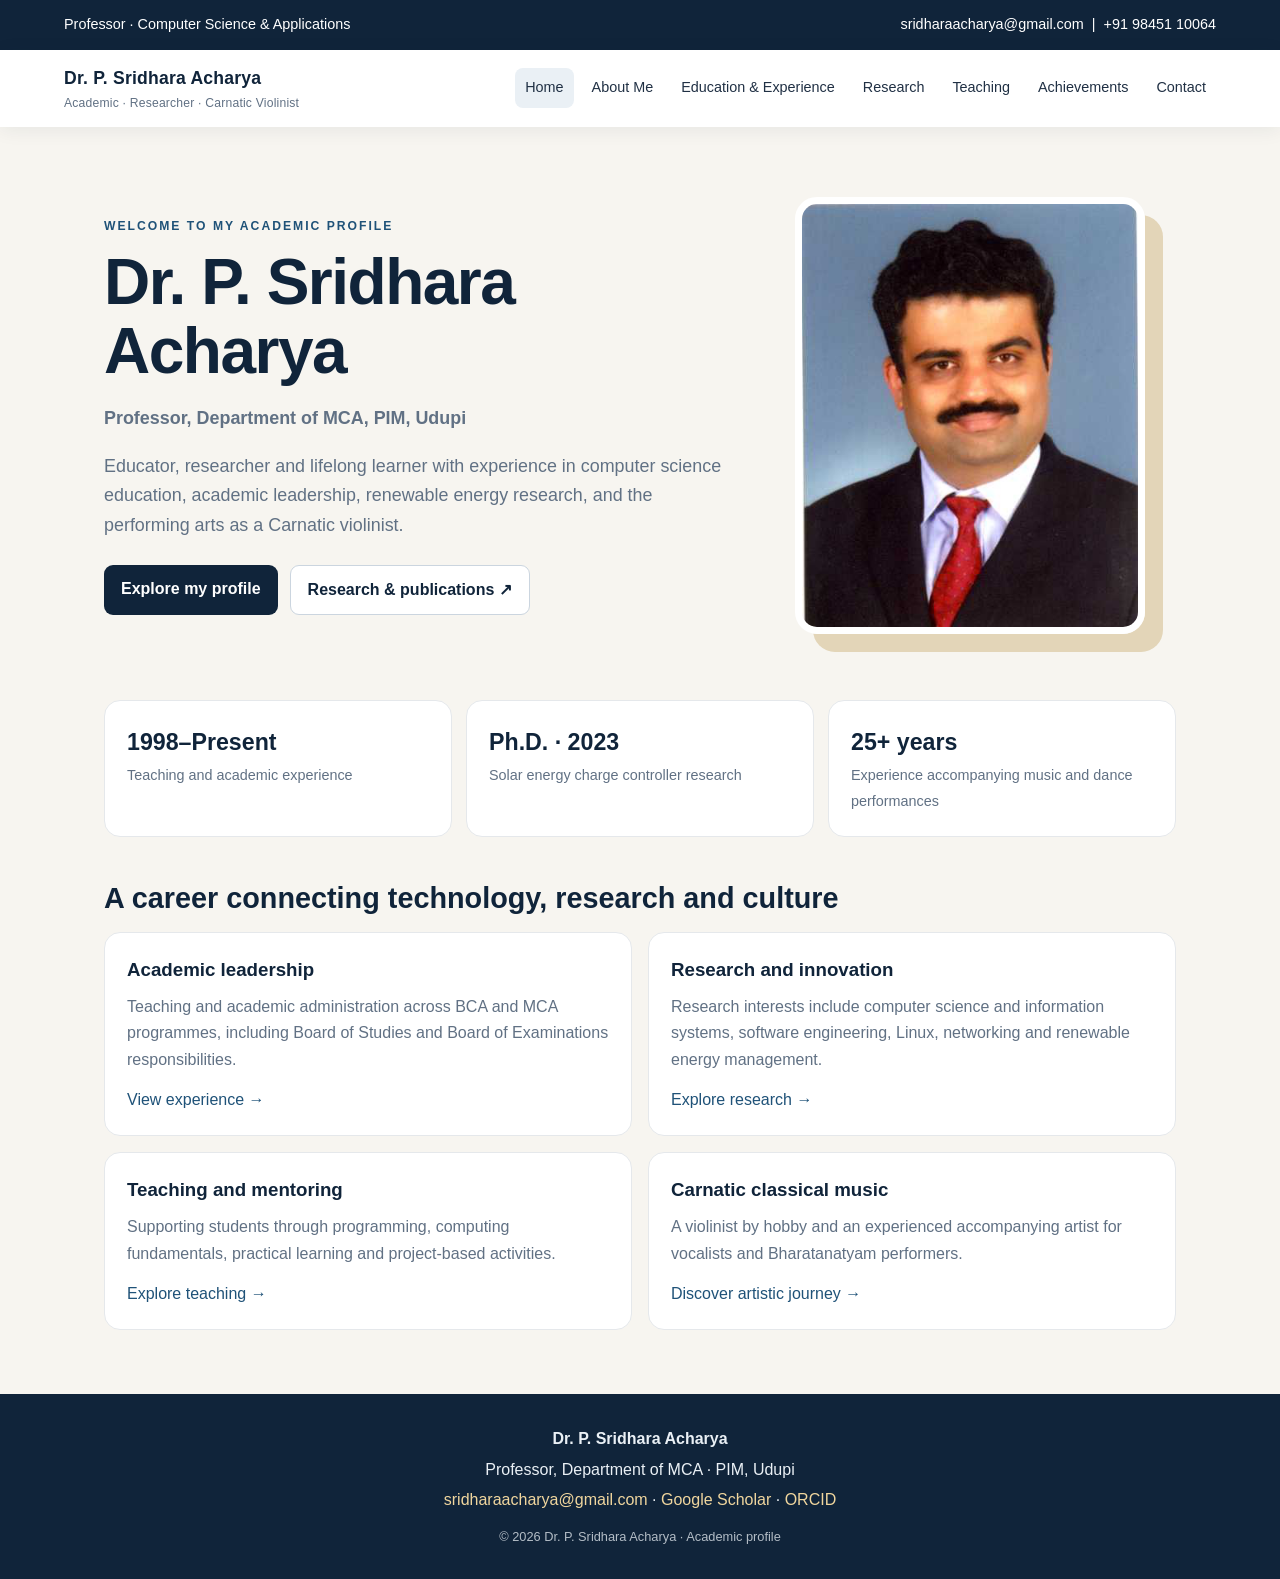
<file: index.html>
<!doctype html>
<html lang="en"><head><meta charset="utf-8"><meta name="viewport" content="width=device-width,initial-scale=1">
<meta name="description" content="Academic and professional profile of Dr. P. Sridhara Acharya, Professor, computer science educator, researcher and Carnatic violin accompanist.">
<title>Home | Dr. P. Sridhara Acharya</title><link rel="stylesheet" href="styles.css"></head>
<body><div class="topbar"><span>Professor · Computer Science & Applications</span><span><a href="mailto:sridharaacharya@gmail.com">sridharaacharya@gmail.com</a> &nbsp;|&nbsp; <a href="tel:+919845110064">+91 98451 10064</a></span></div>
<header><div class="navwrap"><a class="brand" href="index.html">Dr. P. Sridhara Acharya<small>Academic · Researcher · Carnatic Violinist</small></a><nav class="nav" aria-label="Main navigation"><a class="active" href="index.html">Home</a><a class="" href="about.html">About Me</a><a class="" href="experience.html">Education & Experience</a><a class="" href="research.html">Research</a><a class="" href="teaching.html">Teaching</a><a class="" href="achievements.html">Achievements</a><a class="" href="contact.html">Contact</a></nav></div></header>
<main>
<section class="hero"><div><div class="eyebrow">Welcome to my academic profile</div><h1>Dr. P. Sridhara Acharya</h1><p><strong>Professor, Department of MCA, PIM, Udupi</strong></p><p>Educator, researcher and lifelong learner with experience in computer science education, academic leadership, renewable energy research, and the performing arts as a Carnatic violinist.</p><div class="buttons"><a class="btn" href="about.html">Explore my profile</a><a class="btn secondary" href="research.html">Research & publications ↗</a></div></div><img class="hero-photo" src="sridhara-acharya.png" alt="Portrait of Dr. P. Sridhara Acharya"></section>
<div class="stats"><div class="stat"><strong>1998–Present</strong><span>Teaching and academic experience</span></div><div class="stat"><strong>Ph.D. · 2023</strong><span>Solar energy charge controller research</span></div><div class="stat"><strong>25+ years</strong><span>Experience accompanying music and dance performances</span></div></div>
<section><h2 class="section-title">A career connecting technology, research and culture</h2><div class="grid"><article class="card"><h3>Academic leadership</h3><p>Teaching and academic administration across BCA and MCA programmes, including Board of Studies and Board of Examinations responsibilities.</p><p style="margin-top:14px"><a href="experience.html">View experience →</a></p></article><article class="card"><h3>Research and innovation</h3><p>Research interests include computer science and information systems, software engineering, Linux, networking and renewable energy management.</p><p style="margin-top:14px"><a href="research.html">Explore research →</a></p></article><article class="card"><h3>Teaching and mentoring</h3><p>Supporting students through programming, computing fundamentals, practical learning and project-based activities.</p><p style="margin-top:14px"><a href="teaching.html">Explore teaching →</a></p></article><article class="card"><h3>Carnatic classical music</h3><p>A violinist by hobby and an experienced accompanying artist for vocalists and Bharatanatyam performers.</p><p style="margin-top:14px"><a href="achievements.html#artist">Discover artistic journey →</a></p></article></div></section>
</main><footer><p><strong>Dr. P. Sridhara Acharya</strong></p><p>Professor, Department of MCA · PIM, Udupi</p><p><a href="mailto:sridharaacharya@gmail.com">sridharaacharya@gmail.com</a> · <a href="https://scholar.google.com/citations?user=7XbB_3EAAAAJ&hl=en" target="_blank" rel="noopener">Google Scholar</a> · <a href="https://orcid.org/0000-0002-9996-0014" target="_blank" rel="noopener">ORCID</a></p><p style="font-size:.8rem;opacity:.75;margin-top:12px">© <span id="year">2026</span> Dr. P. Sridhara Acharya · Academic profile</p></footer>
<script>document.getElementById('year').textContent=new Date().getFullYear();</script></body></html>
</file>
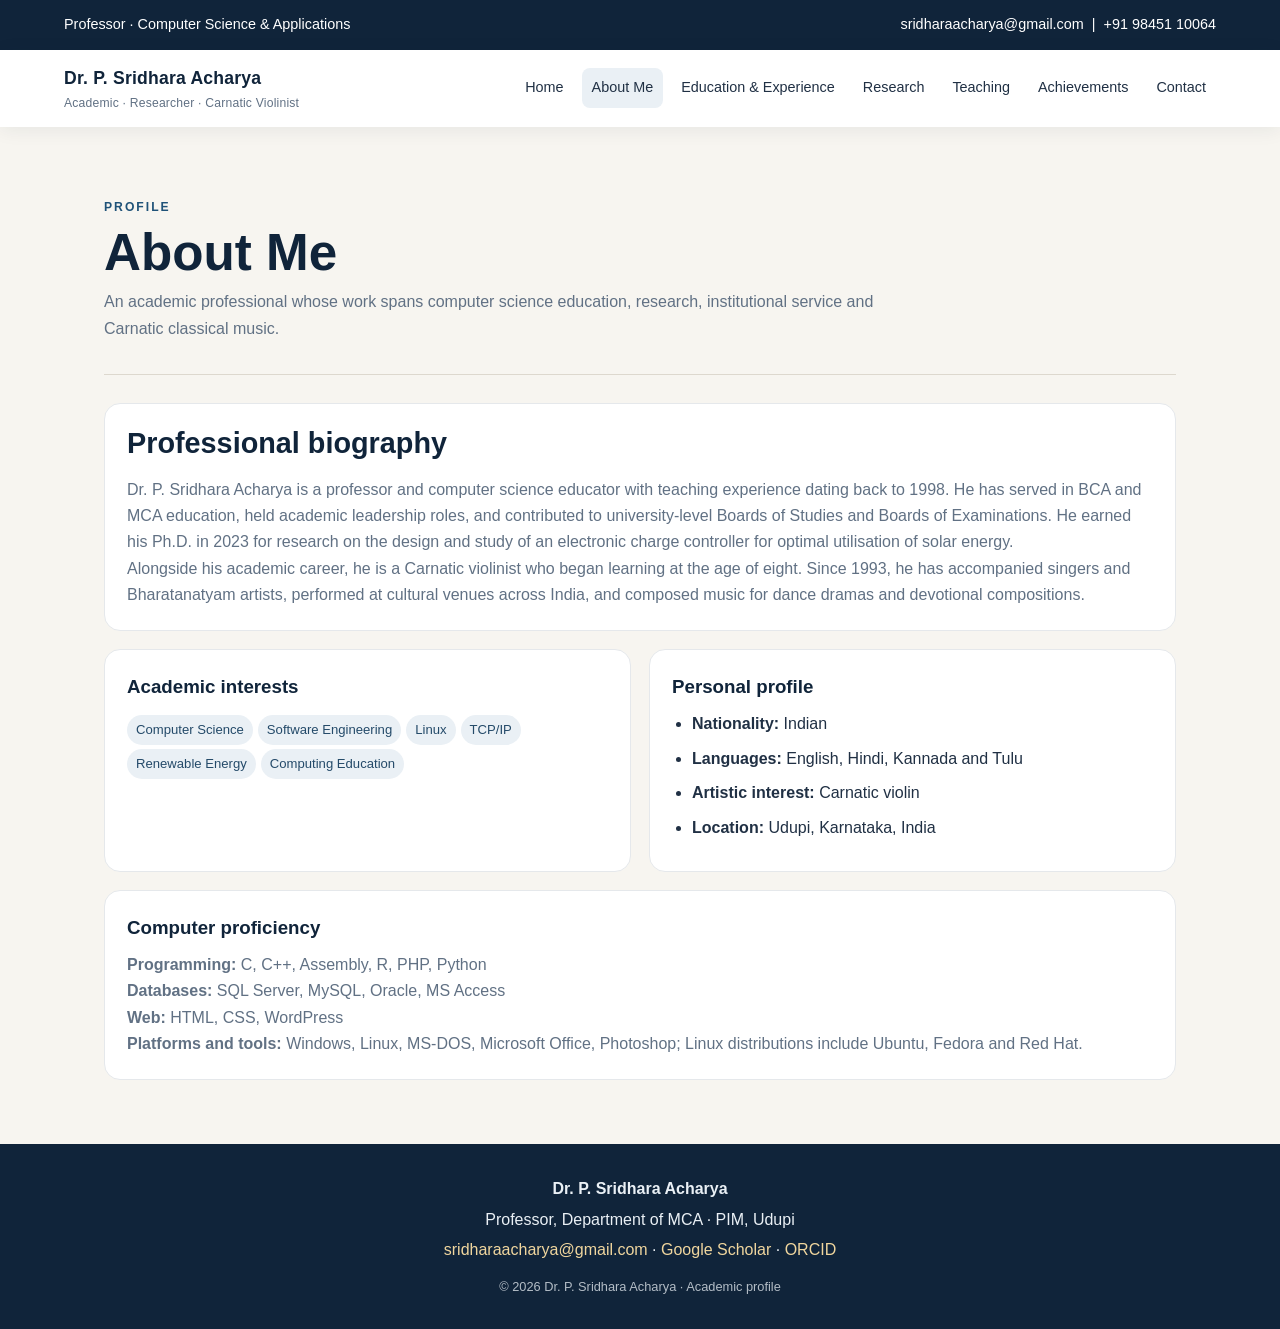
<file: about.html>
<!doctype html>
<html lang="en"><head><meta charset="utf-8"><meta name="viewport" content="width=device-width,initial-scale=1">
<meta name="description" content="Academic and professional profile of Dr. P. Sridhara Acharya, Professor, computer science educator, researcher and Carnatic violin accompanist.">
<title>About Me | Dr. P. Sridhara Acharya</title><link rel="stylesheet" href="styles.css"></head>
<body><div class="topbar"><span>Professor · Computer Science & Applications</span><span><a href="mailto:sridharaacharya@gmail.com">sridharaacharya@gmail.com</a> &nbsp;|&nbsp; <a href="tel:+919845110064">+91 98451 10064</a></span></div>
<header><div class="navwrap"><a class="brand" href="index.html">Dr. P. Sridhara Acharya<small>Academic · Researcher · Carnatic Violinist</small></a><nav class="nav" aria-label="Main navigation"><a class="" href="index.html">Home</a><a class="active" href="about.html">About Me</a><a class="" href="experience.html">Education & Experience</a><a class="" href="research.html">Research</a><a class="" href="teaching.html">Teaching</a><a class="" href="achievements.html">Achievements</a><a class="" href="contact.html">Contact</a></nav></div></header>
<main>
<div class="page-head"><div class="eyebrow">Profile</div><h1>About Me</h1><p>An academic professional whose work spans computer science education, research, institutional service and Carnatic classical music.</p></div>
<div class="content"><section class="card wide"><h2 class="section-title">Professional biography</h2><p>Dr. P. Sridhara Acharya is a professor and computer science educator with teaching experience dating back to 1998. He has served in BCA and MCA education, held academic leadership roles, and contributed to university-level Boards of Studies and Boards of Examinations. He earned his Ph.D. in 2023 for research on the design and study of an electronic charge controller for optimal utilisation of solar energy.</p><p>Alongside his academic career, he is a Carnatic violinist who began learning at the age of eight. Since 1993, he has accompanied singers and Bharatanatyam artists, performed at cultural venues across India, and composed music for dance dramas and devotional compositions.</p></section>
<section class="card"><h3>Academic interests</h3><div><span class="tag">Computer Science</span><span class="tag">Software Engineering</span><span class="tag">Linux</span><span class="tag">TCP/IP</span><span class="tag">Renewable Energy</span><span class="tag">Computing Education</span></div></section>
<section class="card"><h3>Personal profile</h3><ul class="list"><li><strong>Nationality:</strong> Indian</li><li><strong>Languages:</strong> English, Hindi, Kannada and Tulu</li><li><strong>Artistic interest:</strong> Carnatic violin</li><li><strong>Location:</strong> Udupi, Karnataka, India</li></ul></section>
<section class="card wide"><h3>Computer proficiency</h3><p><strong>Programming:</strong> C, C++, Assembly, R, PHP, Python</p><p><strong>Databases:</strong> SQL Server, MySQL, Oracle, MS Access</p><p><strong>Web:</strong> HTML, CSS, WordPress</p><p><strong>Platforms and tools:</strong> Windows, Linux, MS-DOS, Microsoft Office, Photoshop; Linux distributions include Ubuntu, Fedora and Red Hat.</p></section></div>
</main><footer><p><strong>Dr. P. Sridhara Acharya</strong></p><p>Professor, Department of MCA · PIM, Udupi</p><p><a href="mailto:sridharaacharya@gmail.com">sridharaacharya@gmail.com</a> · <a href="https://scholar.google.com/citations?user=7XbB_3EAAAAJ&hl=en" target="_blank" rel="noopener">Google Scholar</a> · <a href="https://orcid.org/0000-0002-9996-0014" target="_blank" rel="noopener">ORCID</a></p><p style="font-size:.8rem;opacity:.75;margin-top:12px">© <span id="year">2026</span> Dr. P. Sridhara Acharya · Academic profile</p></footer>
<script>document.getElementById('year').textContent=new Date().getFullYear();</script></body></html>
</file>
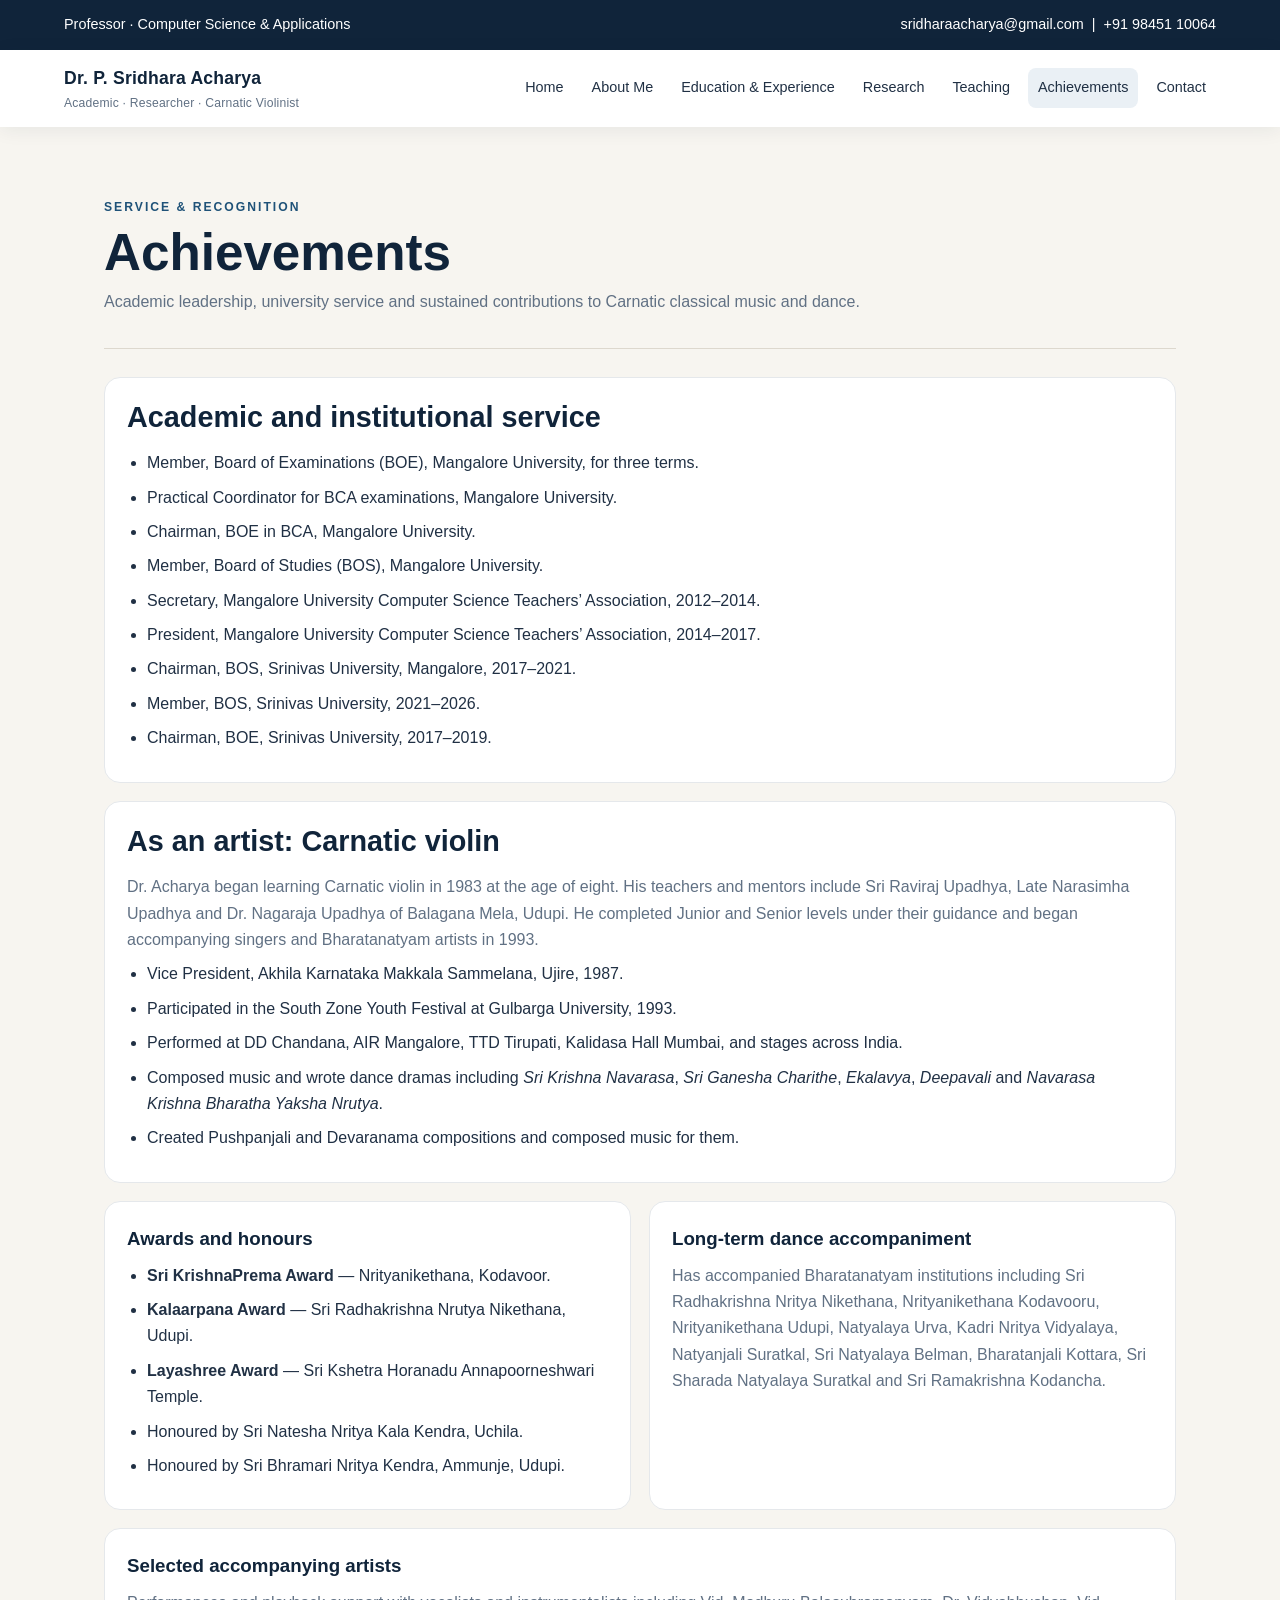
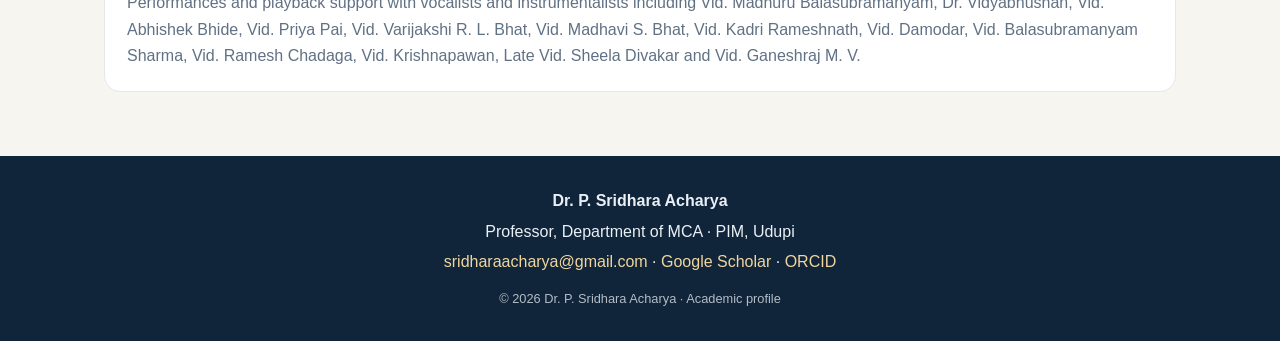
<file: achievements.html>
<!doctype html>
<html lang="en"><head><meta charset="utf-8"><meta name="viewport" content="width=device-width,initial-scale=1">
<meta name="description" content="Academic and professional profile of Dr. P. Sridhara Acharya, Professor, computer science educator, researcher and Carnatic violin accompanist.">
<title>Achievements | Dr. P. Sridhara Acharya</title><link rel="stylesheet" href="styles.css"></head>
<body><div class="topbar"><span>Professor · Computer Science & Applications</span><span><a href="mailto:sridharaacharya@gmail.com">sridharaacharya@gmail.com</a> &nbsp;|&nbsp; <a href="tel:+919845110064">+91 98451 10064</a></span></div>
<header><div class="navwrap"><a class="brand" href="index.html">Dr. P. Sridhara Acharya<small>Academic · Researcher · Carnatic Violinist</small></a><nav class="nav" aria-label="Main navigation"><a class="" href="index.html">Home</a><a class="" href="about.html">About Me</a><a class="" href="experience.html">Education & Experience</a><a class="" href="research.html">Research</a><a class="" href="teaching.html">Teaching</a><a class="active" href="achievements.html">Achievements</a><a class="" href="contact.html">Contact</a></nav></div></header>
<main>
<div class="page-head"><div class="eyebrow">Service & recognition</div><h1>Achievements</h1><p>Academic leadership, university service and sustained contributions to Carnatic classical music and dance.</p></div>
<section class="card"><h2 class="section-title">Academic and institutional service</h2><ul class="list"><li>Member, Board of Examinations (BOE), Mangalore University, for three terms.</li><li>Practical Coordinator for BCA examinations, Mangalore University.</li><li>Chairman, BOE in BCA, Mangalore University.</li><li>Member, Board of Studies (BOS), Mangalore University.</li><li>Secretary, Mangalore University Computer Science Teachers’ Association, 2012–2014.</li><li>President, Mangalore University Computer Science Teachers’ Association, 2014–2017.</li><li>Chairman, BOS, Srinivas University, Mangalore, 2017–2021.</li><li>Member, BOS, Srinivas University, 2021–2026.</li><li>Chairman, BOE, Srinivas University, 2017–2019.</li></ul></section>
<section class="card" id="artist" style="margin-top:18px"><h2 class="section-title">As an artist: Carnatic violin</h2><p>Dr. Acharya began learning Carnatic violin in 1983 at the age of eight. His teachers and mentors include Sri Raviraj Upadhya, Late Narasimha Upadhya and Dr. Nagaraja Upadhya of Balagana Mela, Udupi. He completed Junior and Senior levels under their guidance and began accompanying singers and Bharatanatyam artists in 1993.</p><ul class="list"><li>Vice President, Akhila Karnataka Makkala Sammelana, Ujire, 1987.</li><li>Participated in the South Zone Youth Festival at Gulbarga University, 1993.</li><li>Performed at DD Chandana, AIR Mangalore, TTD Tirupati, Kalidasa Hall Mumbai, and stages across India.</li><li>Composed music and wrote dance dramas including <em>Sri Krishna Navarasa</em>, <em>Sri Ganesha Charithe</em>, <em>Ekalavya</em>, <em>Deepavali</em> and <em>Navarasa Krishna Bharatha Yaksha Nrutya</em>.</li><li>Created Pushpanjali and Devaranama compositions and composed music for them.</li></ul></section>
<div class="content" style="margin-top:18px"><section class="card"><h3>Awards and honours</h3><ul class="list"><li><strong>Sri KrishnaPrema Award</strong> — Nrityanikethana, Kodavoor.</li><li><strong>Kalaarpana Award</strong> — Sri Radhakrishna Nrutya Nikethana, Udupi.</li><li><strong>Layashree Award</strong> — Sri Kshetra Horanadu Annapoorneshwari Temple.</li><li>Honoured by Sri Natesha Nritya Kala Kendra, Uchila.</li><li>Honoured by Sri Bhramari Nritya Kendra, Ammunje, Udupi.</li></ul></section><section class="card"><h3>Long-term dance accompaniment</h3><p>Has accompanied Bharatanatyam institutions including Sri Radhakrishna Nritya Nikethana, Nrityanikethana Kodavooru, Nrityanikethana Udupi, Natyalaya Urva, Kadri Nritya Vidyalaya, Natyanjali Suratkal, Sri Natyalaya Belman, Bharatanjali Kottara, Sri Sharada Natyalaya Suratkal and Sri Ramakrishna Kodancha.</p></section>
<section class="card wide"><h3>Selected accompanying artists</h3><p>Performances and playback support with vocalists and instrumentalists including Vid. Madhuru Balasubramanyam, Dr. Vidyabhushan, Vid. Abhishek Bhide, Vid. Priya Pai, Vid. Varijakshi R. L. Bhat, Vid. Madhavi S. Bhat, Vid. Kadri Rameshnath, Vid. Damodar, Vid. Balasubramanyam Sharma, Vid. Ramesh Chadaga, Vid. Krishnapawan, Late Vid. Sheela Divakar and Vid. Ganeshraj M. V.</p></section></div>
</main><footer><p><strong>Dr. P. Sridhara Acharya</strong></p><p>Professor, Department of MCA · PIM, Udupi</p><p><a href="mailto:sridharaacharya@gmail.com">sridharaacharya@gmail.com</a> · <a href="https://scholar.google.com/citations?user=7XbB_3EAAAAJ&hl=en" target="_blank" rel="noopener">Google Scholar</a> · <a href="https://orcid.org/0000-0002-9996-0014" target="_blank" rel="noopener">ORCID</a></p><p style="font-size:.8rem;opacity:.75;margin-top:12px">© <span id="year">2026</span> Dr. P. Sridhara Acharya · Academic profile</p></footer>
<script>document.getElementById('year').textContent=new Date().getFullYear();</script></body></html>
</file>
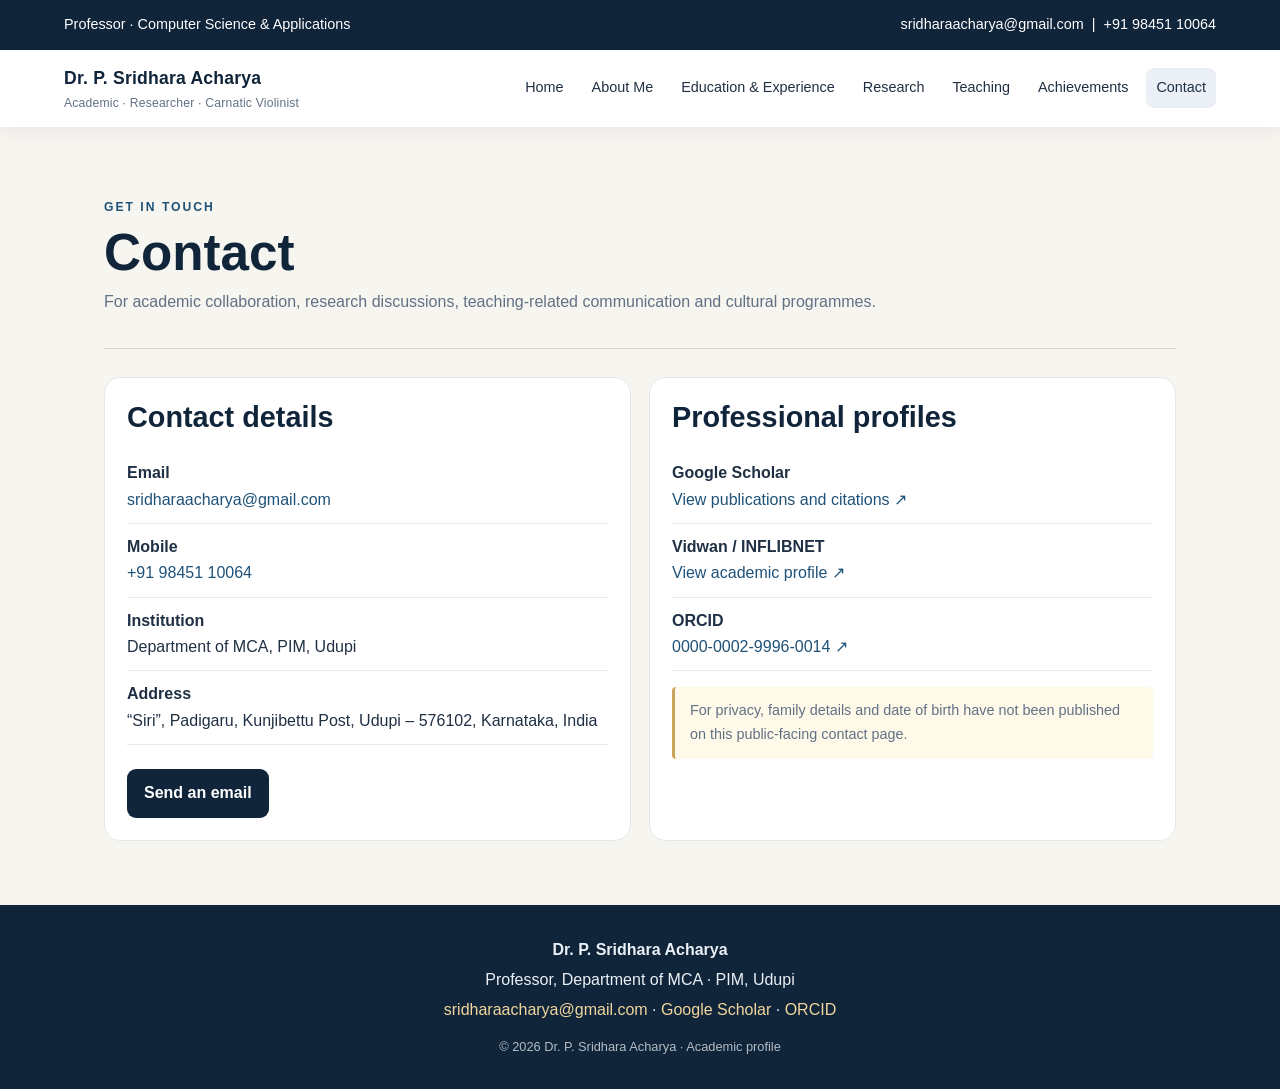
<file: contact.html>
<!doctype html>
<html lang="en"><head><meta charset="utf-8"><meta name="viewport" content="width=device-width,initial-scale=1">
<meta name="description" content="Academic and professional profile of Dr. P. Sridhara Acharya, Professor, computer science educator, researcher and Carnatic violin accompanist.">
<title>Contact | Dr. P. Sridhara Acharya</title><link rel="stylesheet" href="styles.css"></head>
<body><div class="topbar"><span>Professor · Computer Science & Applications</span><span><a href="mailto:sridharaacharya@gmail.com">sridharaacharya@gmail.com</a> &nbsp;|&nbsp; <a href="tel:+919845110064">+91 98451 10064</a></span></div>
<header><div class="navwrap"><a class="brand" href="index.html">Dr. P. Sridhara Acharya<small>Academic · Researcher · Carnatic Violinist</small></a><nav class="nav" aria-label="Main navigation"><a class="" href="index.html">Home</a><a class="" href="about.html">About Me</a><a class="" href="experience.html">Education & Experience</a><a class="" href="research.html">Research</a><a class="" href="teaching.html">Teaching</a><a class="" href="achievements.html">Achievements</a><a class="active" href="contact.html">Contact</a></nav></div></header>
<main>
<div class="page-head"><div class="eyebrow">Get in touch</div><h1>Contact</h1><p>For academic collaboration, research discussions, teaching-related communication and cultural programmes.</p></div>
<div class="content"><section class="card"><h2 class="section-title">Contact details</h2><ul class="contact-list"><li><strong>Email</strong><br><a href="mailto:sridharaacharya@gmail.com">sridharaacharya@gmail.com</a></li><li><strong>Mobile</strong><br><a href="tel:+919845110064">+91 98451 10064</a></li><li><strong>Institution</strong><br>Department of MCA, PIM, Udupi</li><li><strong>Address</strong><br>“Siri”, Padigaru, Kunjibettu Post, Udupi – 576102, Karnataka, India</li></ul><div class="buttons"><a class="btn" href="mailto:sridharaacharya@gmail.com">Send an email</a></div></section>
<section class="card"><h2 class="section-title">Professional profiles</h2><ul class="contact-list"><li><strong>Google Scholar</strong><br><a href="https://scholar.google.com/citations?user=7XbB_3EAAAAJ&hl=en" target="_blank" rel="noopener">View publications and citations ↗</a></li><li><strong>Vidwan / INFLIBNET</strong><br><a href="https://vidwan.inflibnet.ac.in/profile/219385" target="_blank" rel="noopener">View academic profile ↗</a></li><li><strong>ORCID</strong><br><a href="https://orcid.org/0000-0002-9996-0014" target="_blank" rel="noopener">0000-0002-9996-0014 ↗</a></li></ul><p class="note">For privacy, family details and date of birth have not been published on this public-facing contact page.</p></section></div>
</main><footer><p><strong>Dr. P. Sridhara Acharya</strong></p><p>Professor, Department of MCA · PIM, Udupi</p><p><a href="mailto:sridharaacharya@gmail.com">sridharaacharya@gmail.com</a> · <a href="https://scholar.google.com/citations?user=7XbB_3EAAAAJ&hl=en" target="_blank" rel="noopener">Google Scholar</a> · <a href="https://orcid.org/0000-0002-9996-0014" target="_blank" rel="noopener">ORCID</a></p><p style="font-size:.8rem;opacity:.75;margin-top:12px">© <span id="year">2026</span> Dr. P. Sridhara Acharya · Academic profile</p></footer>
<script>document.getElementById('year').textContent=new Date().getFullYear();</script></body></html>
</file>
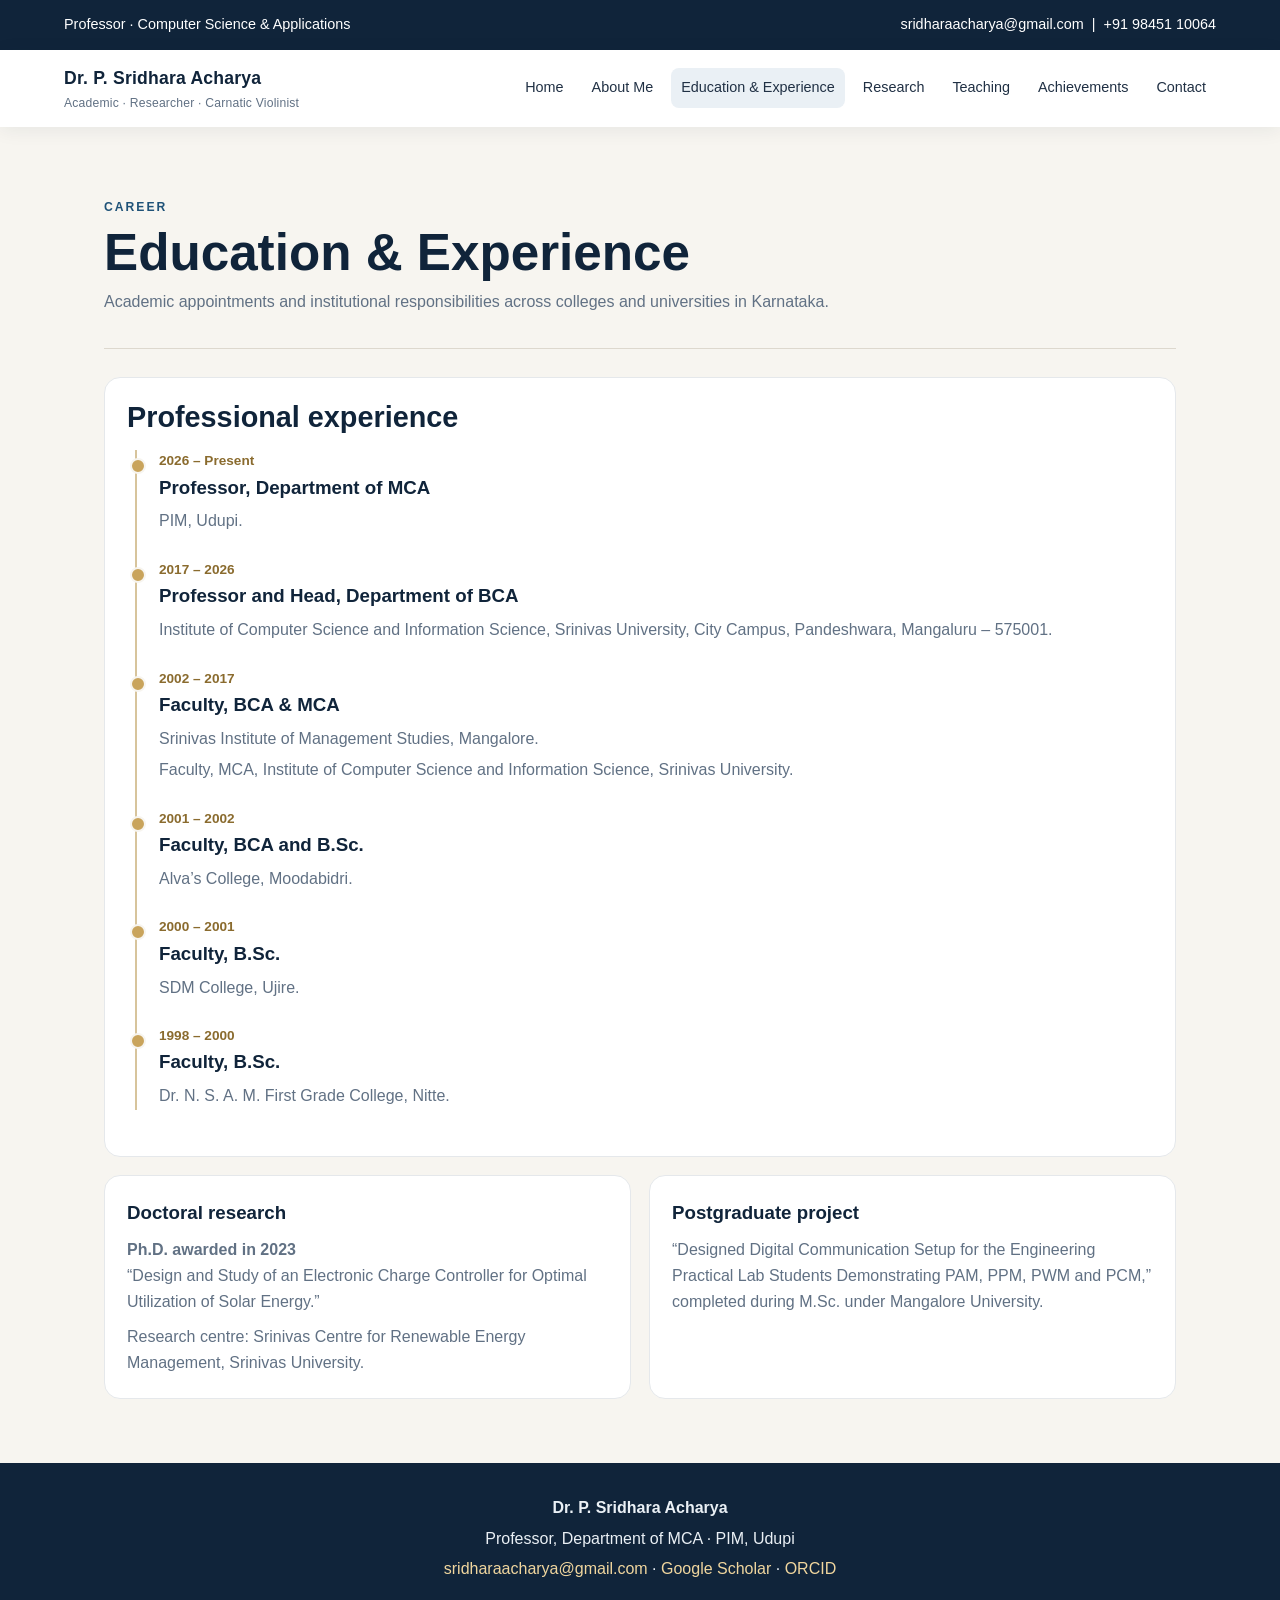
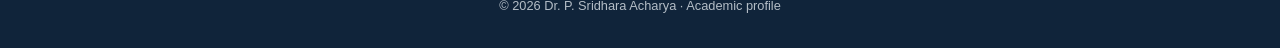
<file: experience.html>
<!doctype html>
<html lang="en"><head><meta charset="utf-8"><meta name="viewport" content="width=device-width,initial-scale=1">
<meta name="description" content="Academic and professional profile of Dr. P. Sridhara Acharya, Professor, computer science educator, researcher and Carnatic violin accompanist.">
<title>Education & Experience | Dr. P. Sridhara Acharya</title><link rel="stylesheet" href="styles.css"></head>
<body><div class="topbar"><span>Professor · Computer Science & Applications</span><span><a href="mailto:sridharaacharya@gmail.com">sridharaacharya@gmail.com</a> &nbsp;|&nbsp; <a href="tel:+919845110064">+91 98451 10064</a></span></div>
<header><div class="navwrap"><a class="brand" href="index.html">Dr. P. Sridhara Acharya<small>Academic · Researcher · Carnatic Violinist</small></a><nav class="nav" aria-label="Main navigation"><a class="" href="index.html">Home</a><a class="" href="about.html">About Me</a><a class="active" href="experience.html">Education & Experience</a><a class="" href="research.html">Research</a><a class="" href="teaching.html">Teaching</a><a class="" href="achievements.html">Achievements</a><a class="" href="contact.html">Contact</a></nav></div></header>
<main>
<div class="page-head"><div class="eyebrow">Career</div><h1>Education & Experience</h1><p>Academic appointments and institutional responsibilities across colleges and universities in Karnataka.</p></div>
<section class="card"><h2 class="section-title">Professional experience</h2><div class="timeline">
<div class="timeline-item"><div class="date">2026 – Present</div><h3>Professor, Department of MCA</h3><p>PIM, Udupi.</p></div>
<div class="timeline-item"><div class="date">2017 – 2026</div><h3>Professor and Head, Department of BCA</h3><p>Institute of Computer Science and Information Science, Srinivas University, City Campus, Pandeshwara, Mangaluru – 575001.</p></div>
<div class="timeline-item"><div class="date">2002 – 2017</div><h3>Faculty, BCA & MCA</h3><p>Srinivas Institute of Management Studies, Mangalore.</p><p>Faculty, MCA, Institute of Computer Science and Information Science, Srinivas University.</p></div>
<div class="timeline-item"><div class="date">2001 – 2002</div><h3>Faculty, BCA and B.Sc.</h3><p>Alva’s College, Moodabidri.</p></div>
<div class="timeline-item"><div class="date">2000 – 2001</div><h3>Faculty, B.Sc.</h3><p>SDM College, Ujire.</p></div>
<div class="timeline-item"><div class="date">1998 – 2000</div><h3>Faculty, B.Sc.</h3><p>Dr. N. S. A. M. First Grade College, Nitte.</p></div></div></section>
<div class="content" style="margin-top:18px"><section class="card"><h3>Doctoral research</h3><p><strong>Ph.D. awarded in 2023</strong></p><p>“Design and Study of an Electronic Charge Controller for Optimal Utilization of Solar Energy.”</p><p class="muted" style="margin-top:8px">Research centre: Srinivas Centre for Renewable Energy Management, Srinivas University.</p></section><section class="card"><h3>Postgraduate project</h3><p>“Designed Digital Communication Setup for the Engineering Practical Lab Students Demonstrating PAM, PPM, PWM and PCM,” completed during M.Sc. under Mangalore University.</p></section></div>
</main><footer><p><strong>Dr. P. Sridhara Acharya</strong></p><p>Professor, Department of MCA · PIM, Udupi</p><p><a href="mailto:sridharaacharya@gmail.com">sridharaacharya@gmail.com</a> · <a href="https://scholar.google.com/citations?user=7XbB_3EAAAAJ&hl=en" target="_blank" rel="noopener">Google Scholar</a> · <a href="https://orcid.org/0000-0002-9996-0014" target="_blank" rel="noopener">ORCID</a></p><p style="font-size:.8rem;opacity:.75;margin-top:12px">© <span id="year">2026</span> Dr. P. Sridhara Acharya · Academic profile</p></footer>
<script>document.getElementById('year').textContent=new Date().getFullYear();</script></body></html>
</file>
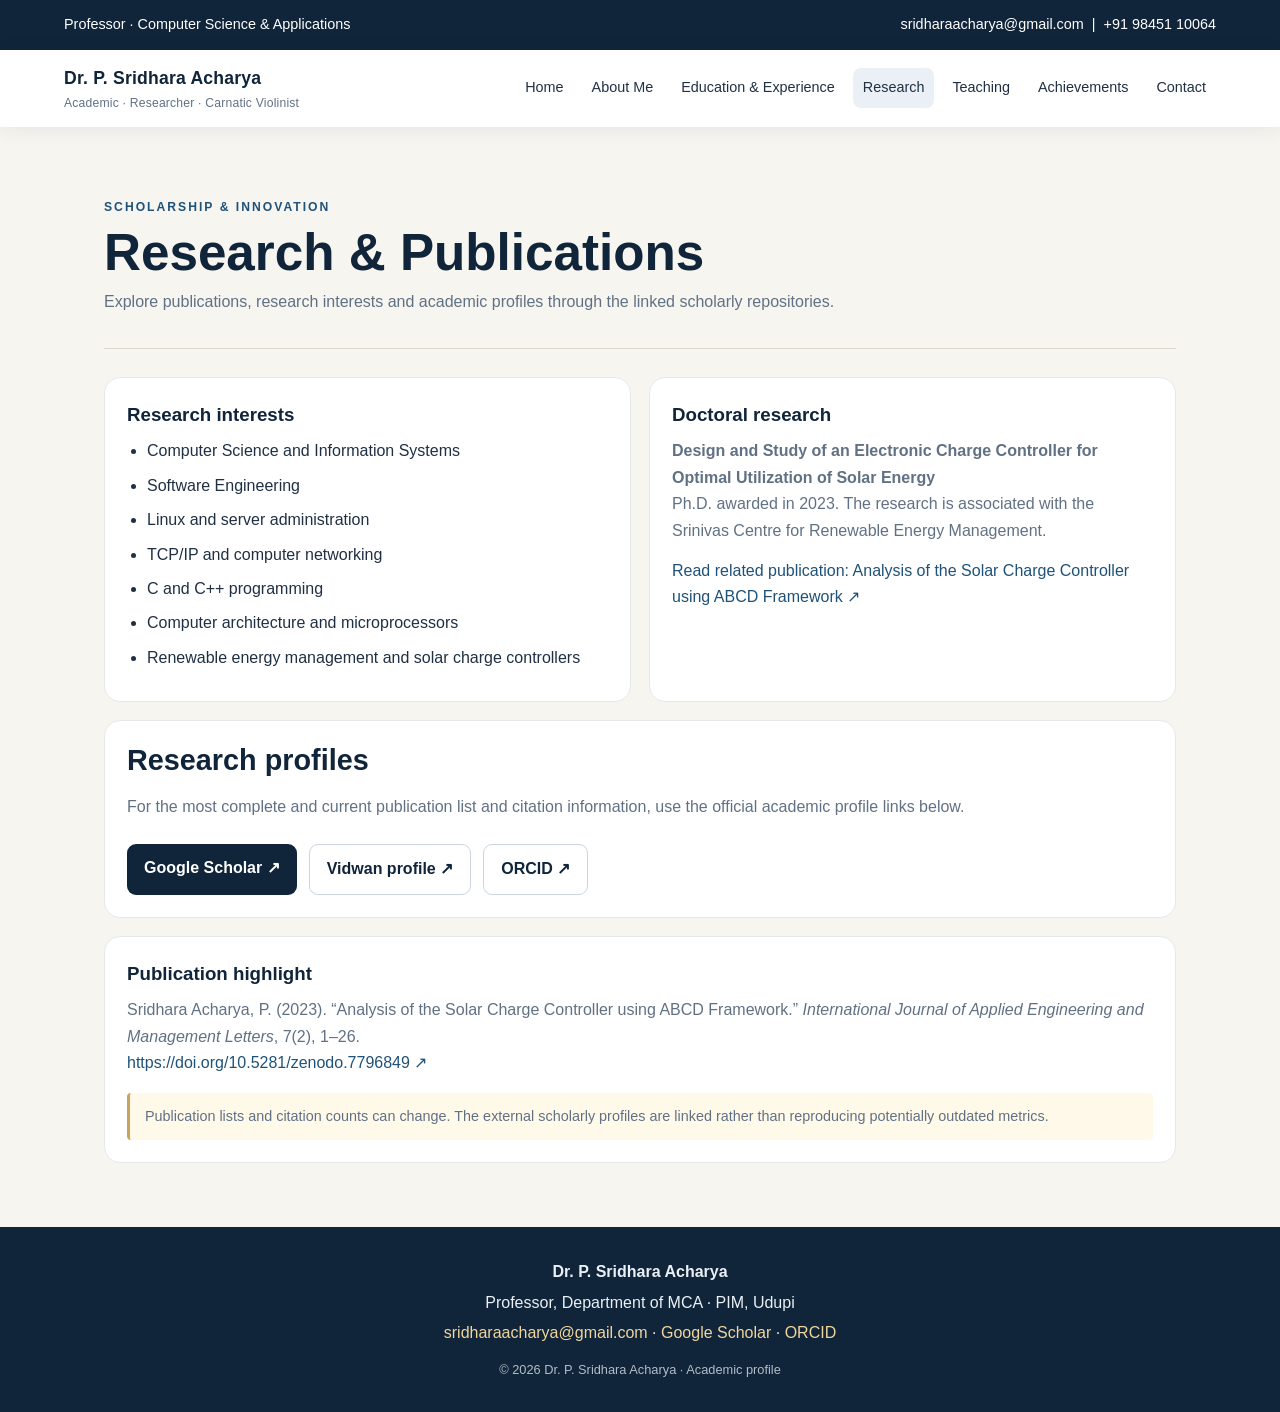
<file: research.html>
<!doctype html>
<html lang="en"><head><meta charset="utf-8"><meta name="viewport" content="width=device-width,initial-scale=1">
<meta name="description" content="Academic and professional profile of Dr. P. Sridhara Acharya, Professor, computer science educator, researcher and Carnatic violin accompanist.">
<title>Research & Publications | Dr. P. Sridhara Acharya</title><link rel="stylesheet" href="styles.css"></head>
<body><div class="topbar"><span>Professor · Computer Science & Applications</span><span><a href="mailto:sridharaacharya@gmail.com">sridharaacharya@gmail.com</a> &nbsp;|&nbsp; <a href="tel:+919845110064">+91 98451 10064</a></span></div>
<header><div class="navwrap"><a class="brand" href="index.html">Dr. P. Sridhara Acharya<small>Academic · Researcher · Carnatic Violinist</small></a><nav class="nav" aria-label="Main navigation"><a class="" href="index.html">Home</a><a class="" href="about.html">About Me</a><a class="" href="experience.html">Education & Experience</a><a class="active" href="research.html">Research</a><a class="" href="teaching.html">Teaching</a><a class="" href="achievements.html">Achievements</a><a class="" href="contact.html">Contact</a></nav></div></header>
<main>
<div class="page-head"><div class="eyebrow">Scholarship & innovation</div><h1>Research & Publications</h1><p>Explore publications, research interests and academic profiles through the linked scholarly repositories.</p></div>
<div class="content"><section class="card"><h3>Research interests</h3><ul class="list"><li>Computer Science and Information Systems</li><li>Software Engineering</li><li>Linux and server administration</li><li>TCP/IP and computer networking</li><li>C and C++ programming</li><li>Computer architecture and microprocessors</li><li>Renewable energy management and solar charge controllers</li></ul></section>
<section class="card"><h3>Doctoral research</h3><p><strong>Design and Study of an Electronic Charge Controller for Optimal Utilization of Solar Energy</strong></p><p>Ph.D. awarded in 2023. The research is associated with the Srinivas Centre for Renewable Energy Management.</p><p style="margin-top:14px"><a href="https://ijaeml.supublication.com/article/analysis-of-the-solar-charge-controller-using-abcd-framework/pdf" target="_blank" rel="noopener">Read related publication: Analysis of the Solar Charge Controller using ABCD Framework ↗</a></p></section>
<section class="card wide"><h2 class="section-title">Research profiles</h2><p>For the most complete and current publication list and citation information, use the official academic profile links below.</p><div class="buttons"><a class="btn" href="https://scholar.google.com/citations?user=7XbB_3EAAAAJ&hl=en" target="_blank" rel="noopener">Google Scholar ↗</a><a class="btn secondary" href="https://vidwan.inflibnet.ac.in/profile/219385" target="_blank" rel="noopener">Vidwan profile ↗</a><a class="btn secondary" href="https://orcid.org/0000-0002-9996-0014" target="_blank" rel="noopener">ORCID ↗</a></div></section>
<section class="card wide"><h3>Publication highlight</h3><p>Sridhara Acharya, P. (2023). “Analysis of the Solar Charge Controller using ABCD Framework.” <em>International Journal of Applied Engineering and Management Letters</em>, 7(2), 1–26.</p><p><a href="https://doi.org/10.5281/zenodo.7796849" target="_blank" rel="noopener">https://doi.org/10.5281/zenodo.7796849 ↗</a></p><p class="note" style="margin-top:16px">Publication lists and citation counts can change. The external scholarly profiles are linked rather than reproducing potentially outdated metrics.</p></section></div>
</main><footer><p><strong>Dr. P. Sridhara Acharya</strong></p><p>Professor, Department of MCA · PIM, Udupi</p><p><a href="mailto:sridharaacharya@gmail.com">sridharaacharya@gmail.com</a> · <a href="https://scholar.google.com/citations?user=7XbB_3EAAAAJ&hl=en" target="_blank" rel="noopener">Google Scholar</a> · <a href="https://orcid.org/0000-0002-9996-0014" target="_blank" rel="noopener">ORCID</a></p><p style="font-size:.8rem;opacity:.75;margin-top:12px">© <span id="year">2026</span> Dr. P. Sridhara Acharya · Academic profile</p></footer>
<script>document.getElementById('year').textContent=new Date().getFullYear();</script></body></html>
</file>
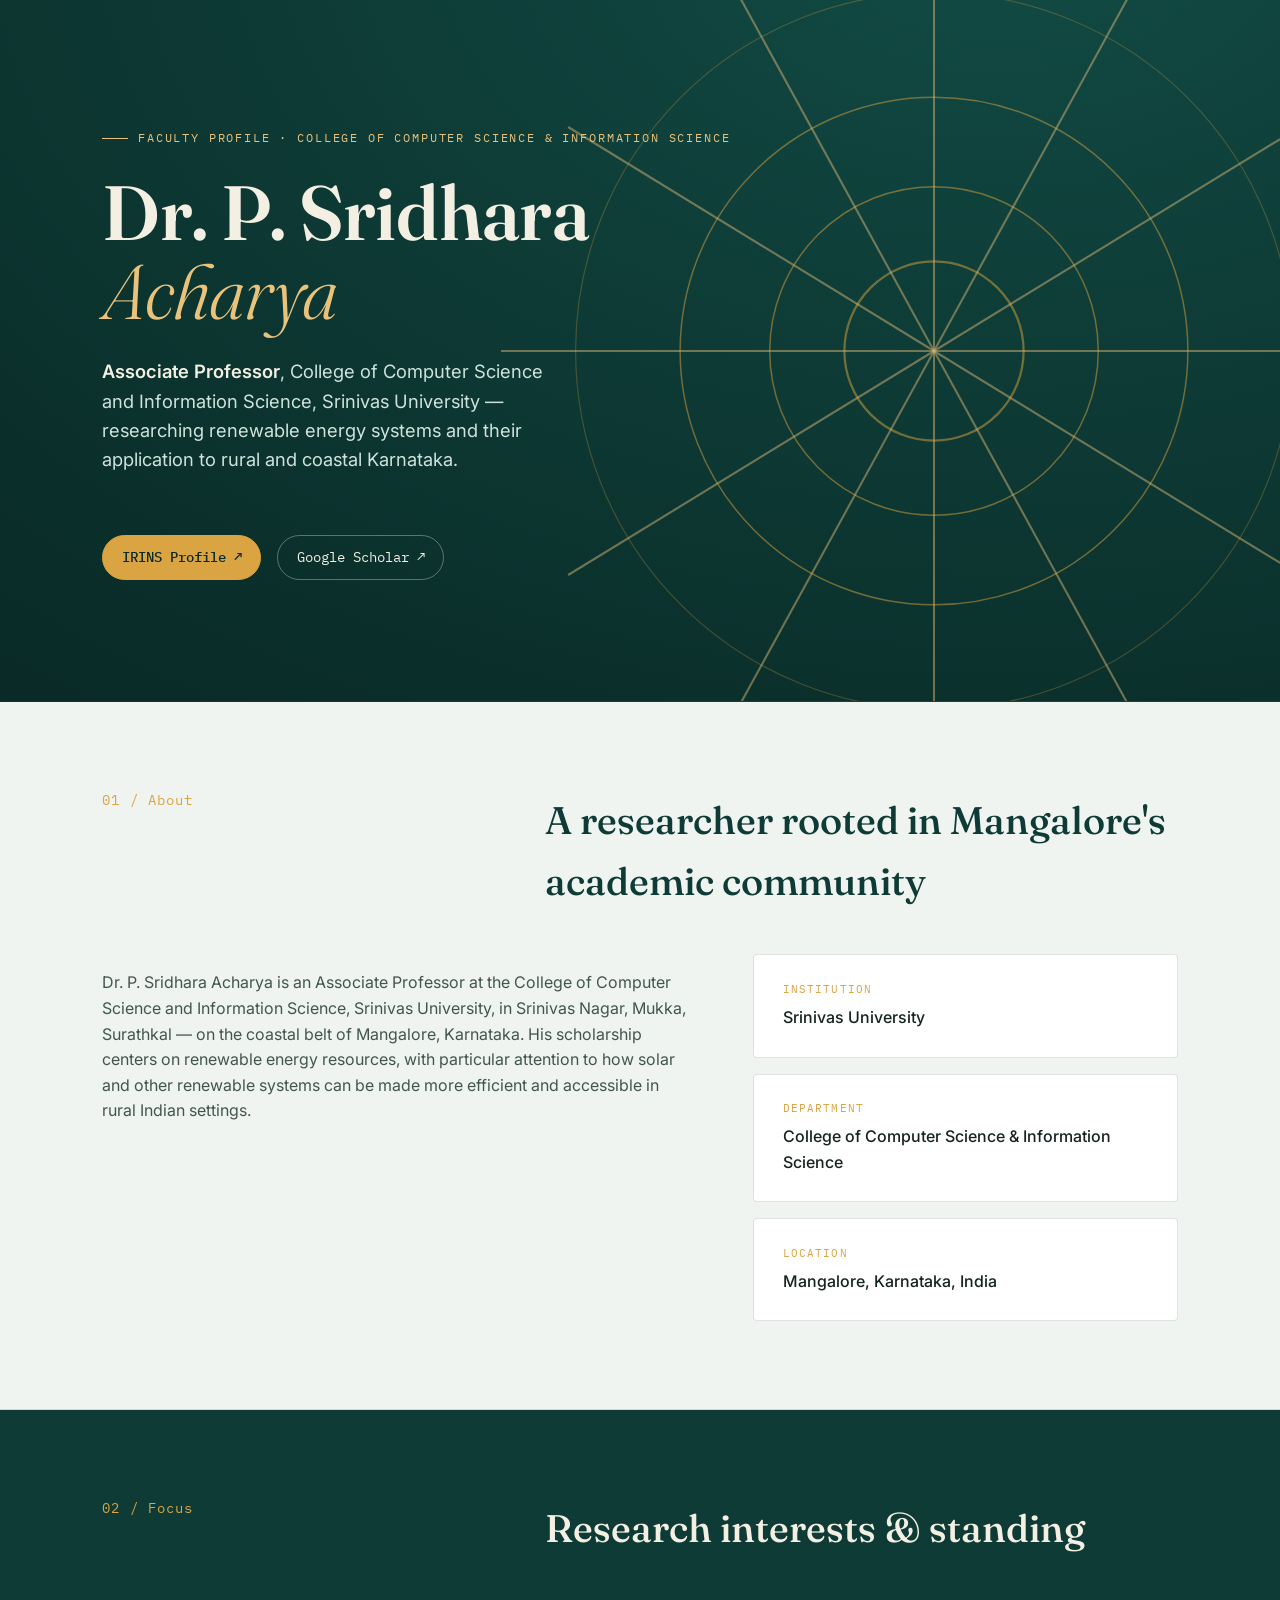
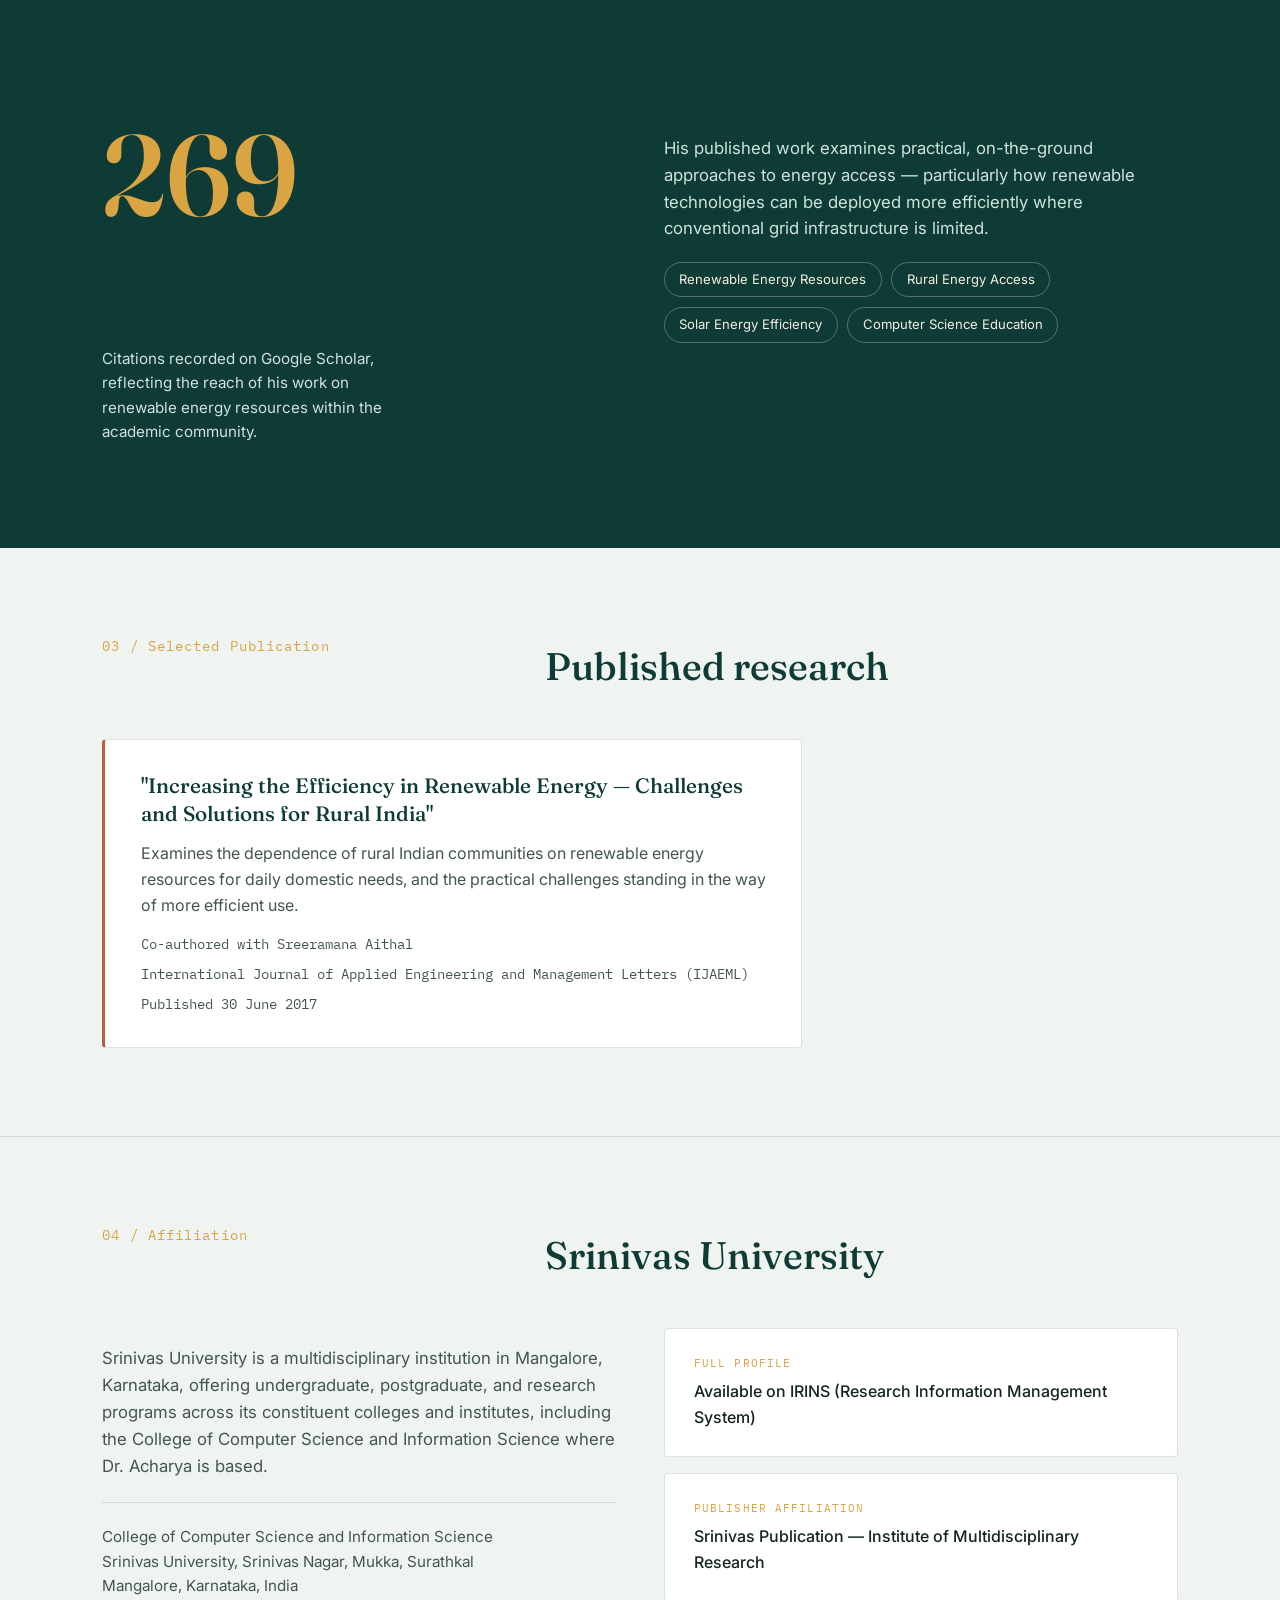
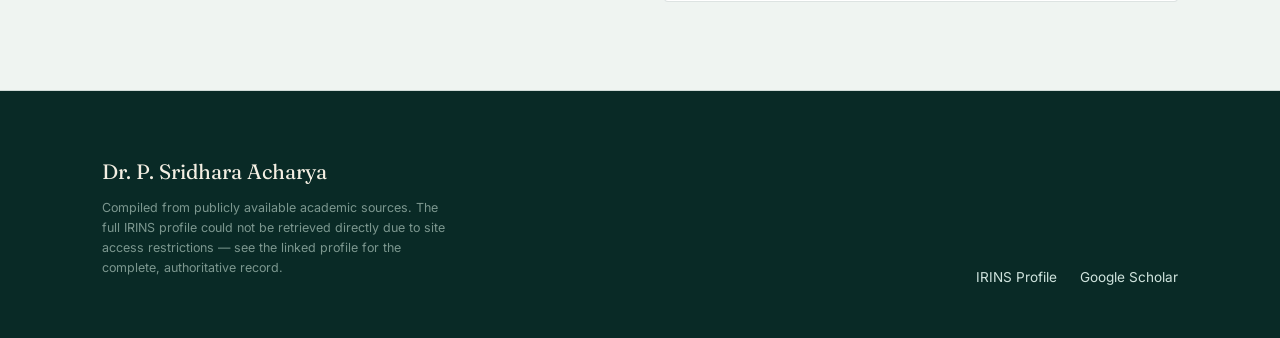
<file: sridhara_acharya.html>
<!DOCTYPE html>
<html lang="en">
<head>
<meta charset="UTF-8">
<meta name="viewport" content="width=device-width, initial-scale=1.0">
<title>Dr. P. Sridhara Acharya — Srinivas University</title>
<link rel="preconnect" href="https://fonts.googleapis.com">
<link href="https://fonts.googleapis.com/css2?family=Fraunces:opsz,wght@9..144,300;9..144,500;9..144,600;9..144,700&family=Inter:wght@400;500;600&family=IBM+Plex+Mono:wght@400;500&display=swap" rel="stylesheet">
<style>
  :root{
    --teal-deep: #0E3B36;
    --teal-deeper: #092A26;
    --gold: #D9A441;
    --gold-soft: #E9C27C;
    --ember: #C15B3D;
    --sea: #EFF4F1;
    --ink: #142420;
    --ink-soft: #43554F;
    --line: rgba(14,59,54,0.14);
  }
  *{box-sizing:border-box;}
  html{scroll-behavior:smooth;}
  body{
    margin:0;
    background:var(--sea);
    color:var(--ink);
    font-family:'Inter', sans-serif;
    font-size:16px;
    line-height:1.6;
  }
  h1,h2,h3{font-family:'Fraunces', serif; margin:0;}
  .mono{font-family:'IBM Plex Mono', monospace;}
  a{color:inherit;}

  /* ---------- HERO ---------- */
  .hero{
    position:relative;
    background: radial-gradient(120% 140% at 78% -10%, #124b45 0%, var(--teal-deep) 45%, var(--teal-deeper) 100%);
    color:#F4EFE3;
    overflow:hidden;
    padding: 6rem 8vw 5.5rem;
    min-height: 78vh;
    display:flex;
    flex-direction:column;
    justify-content:center;
  }
  .rays{
    position:absolute;
    top:50%; right:-8%;
    width:70vmax; height:70vmax;
    transform:translateY(-50%);
    opacity:0.9;
    pointer-events:none;
  }
  .eyebrow{
    display:flex; align-items:center; gap:.6rem;
    text-transform:uppercase;
    letter-spacing:.16em;
    font-size:.72rem;
    color: var(--gold-soft);
    margin-bottom:1.6rem;
    font-family:'IBM Plex Mono', monospace;
  }
  .eyebrow::before{
    content:"";
    width:26px; height:1px;
    background:var(--gold-soft);
    display:inline-block;
  }
  .hero h1{
    font-size: clamp(2.6rem, 6vw, 5.2rem);
    font-weight:600;
    line-height:1.03;
    max-width:14ch;
    letter-spacing:-0.01em;
  }
  .hero h1 em{
    font-style:italic;
    font-weight:300;
    color:var(--gold-soft);
  }
  .hero .role{
    margin-top:1.6rem;
    font-size:1.15rem;
    max-width:38ch;
    color:#CFE3DD;
  }
  .hero .role strong{color:#F4EFE3; font-weight:600;}
  .hero-links{
    margin-top:2.6rem;
    display:flex;
    gap:1rem;
    flex-wrap:wrap;
  }
  .pill{
    display:inline-flex; align-items:center; gap:.5rem;
    border:1px solid rgba(244,239,227,0.35);
    padding:.65rem 1.15rem;
    border-radius:100px;
    font-size:.86rem;
    text-decoration:none;
    color:#F4EFE3;
    transition:all .2s ease;
    font-family:'IBM Plex Mono', monospace;
  }
  .pill:hover{background:rgba(244,239,227,0.12); border-color:var(--gold-soft);}
  .pill.solid{background:var(--gold); color:var(--teal-deeper); border-color:var(--gold); font-weight:500;}
  .pill.solid:hover{background:var(--gold-soft);}

  /* ---------- SECTIONS ---------- */
  section{
    padding: 5.5rem 8vw;
    border-bottom:1px solid var(--line);
  }
  .section-head{
    display:grid;
    grid-template-columns: 1fr 1.6fr;
    gap:3rem;
    margin-bottom:2.6rem;
  }
  .section-head .num{
    font-family:'IBM Plex Mono', monospace;
    color:var(--gold);
    font-size:.85rem;
    letter-spacing:.08em;
  }
  .section-head h2{
    font-size:clamp(1.7rem, 3vw, 2.4rem);
    font-weight:500;
    color:var(--teal-deep);
  }
  .lede{
    max-width:62ch;
    color:var(--ink-soft);
    font-size:1.05rem;
  }

  /* about */
  .about-grid{
    display:grid;
    grid-template-columns: 1.4fr 1fr;
    gap:3.5rem;
    align-items:start;
  }
  .about-grid p{color:var(--ink-soft); max-width:60ch;}
  .fact-card{
    background:#fff;
    border:1px solid var(--line);
    border-radius:4px;
    padding:1.6rem 1.8rem;
  }
  .fact-card + .fact-card{margin-top:1rem;}
  .fact-card .k{
    font-family:'IBM Plex Mono', monospace;
    font-size:.7rem;
    text-transform:uppercase;
    letter-spacing:.1em;
    color:var(--gold);
    margin-bottom:.4rem;
    display:block;
  }
  .fact-card .v{font-size:1rem; color:var(--ink); font-weight:500;}

  /* focus / metric */
  .focus{background:var(--teal-deep); color:#F4EFE3;}
  .focus .section-head h2{color:#F4EFE3;}
  .focus-grid{
    display:grid;
    grid-template-columns: 1fr 1fr;
    gap:3rem;
    align-items:center;
  }
  .metric-big{
    font-family:'Fraunces', serif;
    font-weight:600;
    font-size:clamp(4rem, 9vw, 7.5rem);
    line-height:1;
    color:var(--gold);
  }
  .metric-label{
    margin-top:.8rem;
    color:#CFE3DD;
    font-size:.95rem;
    max-width:30ch;
  }
  .tag-list{display:flex; flex-wrap:wrap; gap:.6rem; margin-top:1.2rem;}
  .tag{
    border:1px solid rgba(244,239,227,0.3);
    padding:.4rem .9rem;
    border-radius:100px;
    font-size:.82rem;
    color:#F4EFE3;
  }

  /* publication */
  .pub-card{
    background:#fff;
    border:1px solid var(--line);
    border-left:3px solid var(--ember);
    border-radius:4px;
    padding:2rem 2.2rem;
    max-width:70ch;
  }
  .pub-card h3{
    font-size:1.3rem;
    font-weight:500;
    color:var(--teal-deep);
    line-height:1.35;
  }
  .pub-meta{
    margin-top:.9rem;
    display:flex;
    flex-wrap:wrap;
    gap:.5rem 1.2rem;
    font-size:.85rem;
    color:var(--ink-soft);
    font-family:'IBM Plex Mono', monospace;
  }
  .pub-meta span{white-space:nowrap;}

  /* affiliation */
  .affil-grid{
    display:grid;
    grid-template-columns: 1fr 1fr;
    gap:3rem;
  }
  .addr{
    border-top:1px solid var(--line);
    padding-top:1.4rem;
    margin-top:1.4rem;
    color:var(--ink-soft);
    font-size:.95rem;
  }

  /* footer */
  footer{
    padding: 4rem 8vw 3rem;
    background:var(--teal-deeper);
    color:#CFE3DD;
    display:flex;
    justify-content:space-between;
    align-items:flex-end;
    flex-wrap:wrap;
    gap:2rem;
  }
  footer .brand{font-family:'Fraunces', serif; font-size:1.3rem; color:#F4EFE3;}
  footer .foot-links{display:flex; gap:1.4rem; flex-wrap:wrap;}
  footer a{text-decoration:none; font-size:.85rem; color:#CFE3DD; border-bottom:1px solid transparent;}
  footer a:hover{border-color:var(--gold);}
  .note{
    font-size:.78rem;
    color:#7C978F;
    max-width:44ch;
  }

  @media (max-width: 760px){
    .section-head, .about-grid, .focus-grid, .affil-grid{grid-template-columns:1fr; gap:1.6rem;}
    section{padding:3.5rem 6vw;}
    .hero{padding:5rem 6vw 4rem;}
  }
  @media (prefers-reduced-motion: reduce){
    html{scroll-behavior:auto;}
  }
</style>
</head>
<body>

<section class="hero">
  <svg class="rays" viewBox="0 0 600 600" xmlns="http://www.w3.org/2000/svg" aria-hidden="true">
    <g fill="none" stroke="#D9A441" stroke-opacity="0.55">
      <circle cx="300" cy="300" r="60" stroke-width="1.5"/>
      <circle cx="300" cy="300" r="110" stroke-width="1"/>
      <circle cx="300" cy="300" r="170" stroke-width="1"/>
      <circle cx="300" cy="300" r="240" stroke-width="0.8" stroke-opacity="0.3"/>
    </g>
    <g stroke="#E9C27C" stroke-opacity="0.5" stroke-width="1.4">
      <line x1="300" y1="300" x2="300" y2="10" />
      <line x1="300" y1="300" x2="440" y2="45" />
      <line x1="300" y1="300" x2="545" y2="150" />
      <line x1="300" y1="300" x2="590" y2="300" />
      <line x1="300" y1="300" x2="545" y2="450" />
      <line x1="300" y1="300" x2="440" y2="555" />
      <line x1="300" y1="300" x2="300" y2="590" />
      <line x1="300" y1="300" x2="160" y2="555" />
      <line x1="300" y1="300" x2="55" y2="450" />
      <line x1="300" y1="300" x2="10" y2="300" />
      <line x1="300" y1="300" x2="55" y2="150" />
      <line x1="300" y1="300" x2="160" y2="45" />
    </g>
  </svg>

  <div class="eyebrow">Faculty Profile · College of Computer Science &amp; Information Science</div>
  <h1>Dr. P. Sridhara<br><em>Acharya</em></h1>
  <p class="role"><strong>Associate Professor</strong>, College of Computer Science and Information Science, Srinivas University — researching renewable energy systems and their application to rural and coastal Karnataka.</p>
  <div class="hero-links">
    <a class="pill solid" href="https://srinivasuniversity.irins.org/profile/219385" target="_blank" rel="noopener">IRINS Profile ↗</a>
    <a class="pill" href="https://scholar.google.co.in/citations?user=7XbB_3EAAAAJ&hl=en" target="_blank" rel="noopener">Google Scholar ↗</a>
  </div>
</section>

<section id="about">
  <div class="section-head">
    <span class="num">01 / About</span>
    <h2>A researcher rooted in Mangalore's academic community</h2>
  </div>
  <div class="about-grid">
    <p>
      Dr. P. Sridhara Acharya is an Associate Professor at the College of Computer Science and
      Information Science, Srinivas University, in Srinivas Nagar, Mukka, Surathkal — on the
      coastal belt of Mangalore, Karnataka. His scholarship centers on renewable energy resources,
      with particular attention to how solar and other renewable systems can be made more efficient
      and accessible in rural Indian settings.
    </p>
    <div>
      <div class="fact-card">
        <span class="k">Institution</span>
        <span class="v">Srinivas University</span>
      </div>
      <div class="fact-card">
        <span class="k">Department</span>
        <span class="v">College of Computer Science &amp; Information Science</span>
      </div>
      <div class="fact-card">
        <span class="k">Location</span>
        <span class="v">Mangalore, Karnataka, India</span>
      </div>
    </div>
  </div>
</section>

<section class="focus">
  <div class="section-head">
    <span class="num">02 / Focus</span>
    <h2>Research interests &amp; standing</h2>
  </div>
  <div class="focus-grid">
    <div>
      <p class="metric-big mono">269</p>
      <p class="metric-label">Citations recorded on Google Scholar, reflecting the reach of his
      work on renewable energy resources within the academic community.</p>
    </div>
    <div>
      <p class="lede" style="color:#CFE3DD;">His published work examines practical, on-the-ground
      approaches to energy access — particularly how renewable technologies can be deployed more
      efficiently where conventional grid infrastructure is limited.</p>
      <div class="tag-list">
        <span class="tag">Renewable Energy Resources</span>
        <span class="tag">Rural Energy Access</span>
        <span class="tag">Solar Energy Efficiency</span>
        <span class="tag">Computer Science Education</span>
      </div>
    </div>
  </div>
</section>

<section id="publication">
  <div class="section-head">
    <span class="num">03 / Selected Publication</span>
    <h2>Published research</h2>
  </div>
  <div class="pub-card">
    <h3>"Increasing the Efficiency in Renewable Energy — Challenges and Solutions for Rural India"</h3>
    <p style="color:var(--ink-soft); margin-top:.8rem;">
      Examines the dependence of rural Indian communities on renewable energy resources for daily
      domestic needs, and the practical challenges standing in the way of more efficient use.
    </p>
    <div class="pub-meta">
      <span>Co-authored with Sreeramana Aithal</span>
      <span>International Journal of Applied Engineering and Management Letters (IJAEML)</span>
      <span>Published 30 June 2017</span>
    </div>
  </div>
</section>

<section id="affiliation">
  <div class="section-head">
    <span class="num">04 / Affiliation</span>
    <h2>Srinivas University</h2>
  </div>
  <div class="affil-grid">
    <div>
      <p class="lede">
        Srinivas University is a multidisciplinary institution in Mangalore, Karnataka, offering
        undergraduate, postgraduate, and research programs across its constituent colleges and
        institutes, including the College of Computer Science and Information Science where
        Dr. Acharya is based.
      </p>
      <div class="addr">
        College of Computer Science and Information Science<br>
        Srinivas University, Srinivas Nagar, Mukka, Surathkal<br>
        Mangalore, Karnataka, India
      </div>
    </div>
    <div>
      <div class="fact-card">
        <span class="k">Full profile</span>
        <span class="v">Available on IRINS (Research Information Management System)</span>
      </div>
      <div class="fact-card">
        <span class="k">Publisher affiliation</span>
        <span class="v">Srinivas Publication — Institute of Multidisciplinary Research</span>
      </div>
    </div>
  </div>
</section>

<footer>
  <div>
    <div class="brand">Dr. P. Sridhara Acharya</div>
    <p class="note" style="margin-top:.6rem;">
      Compiled from publicly available academic sources. The full IRINS profile could not be
      retrieved directly due to site access restrictions — see the linked profile for the
      complete, authoritative record.
    </p>
  </div>
  <div class="foot-links">
    <a href="https://srinivasuniversity.irins.org/profile/219385" target="_blank" rel="noopener">IRINS Profile</a>
    <a href="https://scholar.google.co.in/citations?user=7XbB_3EAAAAJ&hl=en" target="_blank" rel="noopener">Google Scholar</a>
  </div>
</footer>

</body>
</html>
</file>
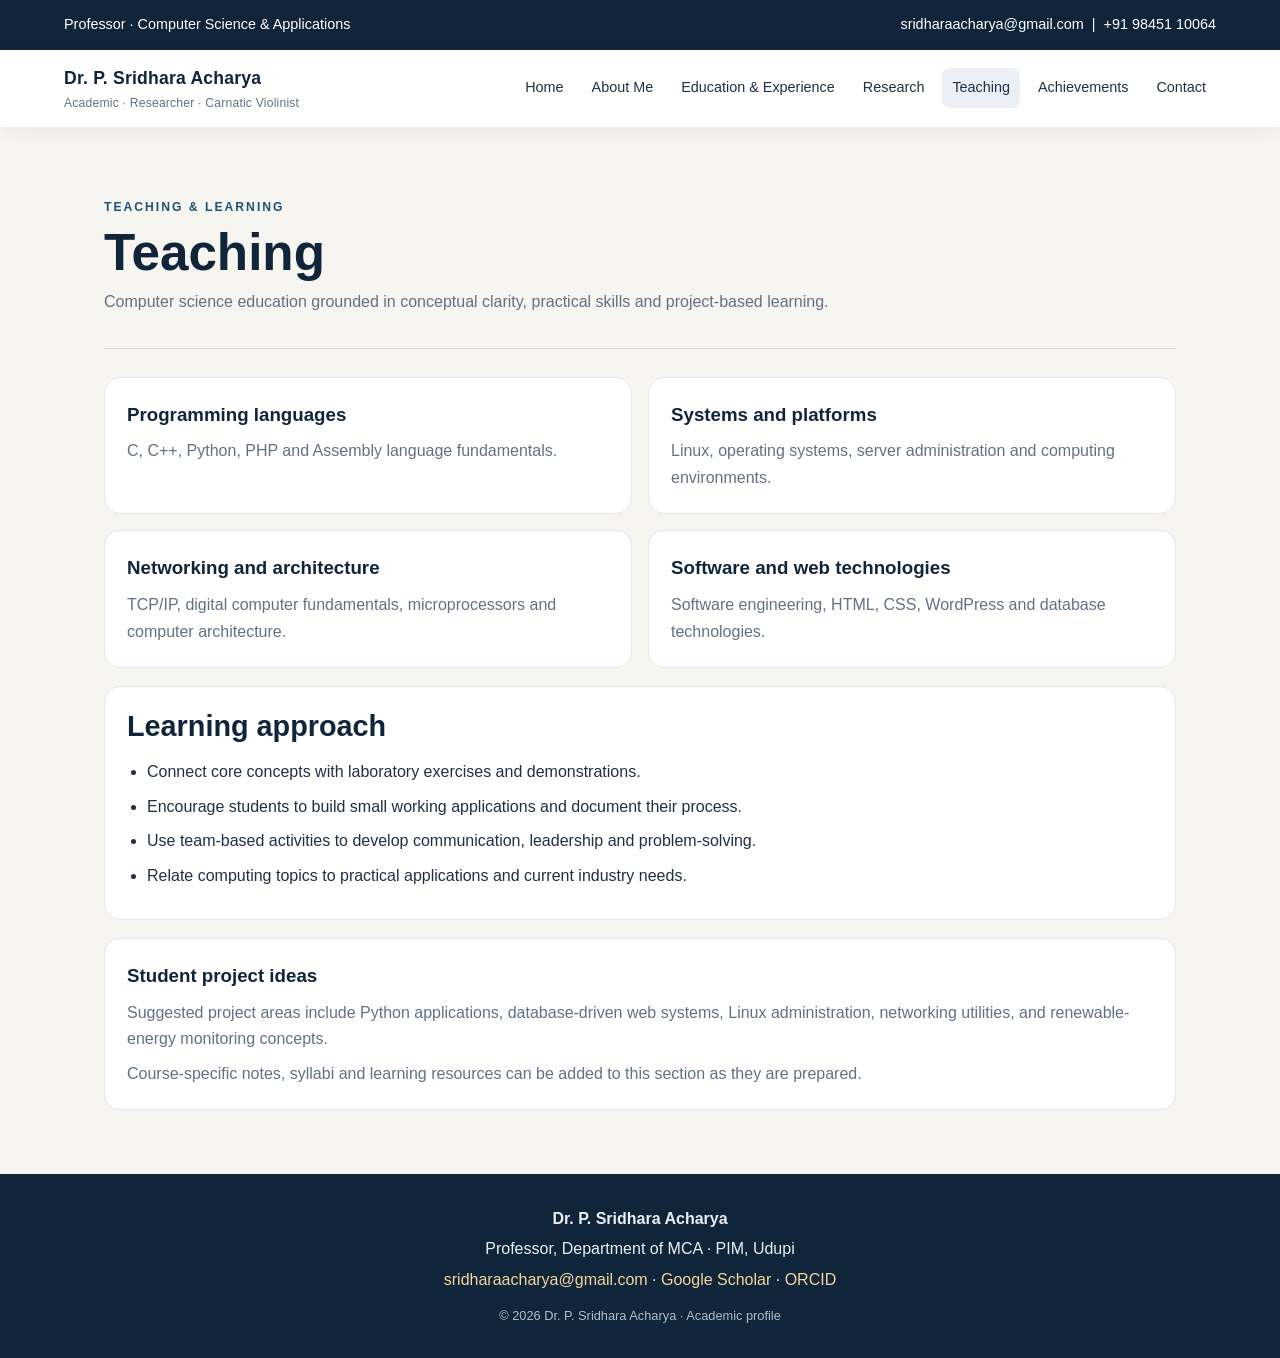
<file: teaching.html>
<!doctype html>
<html lang="en"><head><meta charset="utf-8"><meta name="viewport" content="width=device-width,initial-scale=1">
<meta name="description" content="Academic and professional profile of Dr. P. Sridhara Acharya, Professor, computer science educator, researcher and Carnatic violin accompanist.">
<title>Teaching | Dr. P. Sridhara Acharya</title><link rel="stylesheet" href="styles.css"></head>
<body><div class="topbar"><span>Professor · Computer Science & Applications</span><span><a href="mailto:sridharaacharya@gmail.com">sridharaacharya@gmail.com</a> &nbsp;|&nbsp; <a href="tel:+919845110064">+91 98451 10064</a></span></div>
<header><div class="navwrap"><a class="brand" href="index.html">Dr. P. Sridhara Acharya<small>Academic · Researcher · Carnatic Violinist</small></a><nav class="nav" aria-label="Main navigation"><a class="" href="index.html">Home</a><a class="" href="about.html">About Me</a><a class="" href="experience.html">Education & Experience</a><a class="" href="research.html">Research</a><a class="active" href="teaching.html">Teaching</a><a class="" href="achievements.html">Achievements</a><a class="" href="contact.html">Contact</a></nav></div></header>
<main>
<div class="page-head"><div class="eyebrow">Teaching & learning</div><h1>Teaching</h1><p>Computer science education grounded in conceptual clarity, practical skills and project-based learning.</p></div>
<div class="grid"><section class="card"><h3>Programming languages</h3><p>C, C++, Python, PHP and Assembly language fundamentals.</p></section><section class="card"><h3>Systems and platforms</h3><p>Linux, operating systems, server administration and computing environments.</p></section><section class="card"><h3>Networking and architecture</h3><p>TCP/IP, digital computer fundamentals, microprocessors and computer architecture.</p></section><section class="card"><h3>Software and web technologies</h3><p>Software engineering, HTML, CSS, WordPress and database technologies.</p></section></div>
<section class="card" style="margin-top:18px"><h2 class="section-title">Learning approach</h2><ul class="list"><li>Connect core concepts with laboratory exercises and demonstrations.</li><li>Encourage students to build small working applications and document their process.</li><li>Use team-based activities to develop communication, leadership and problem-solving.</li><li>Relate computing topics to practical applications and current industry needs.</li></ul></section>
<section class="card" style="margin-top:18px"><h3>Student project ideas</h3><p>Suggested project areas include Python applications, database-driven web systems, Linux administration, networking utilities, and renewable-energy monitoring concepts.</p><p class="muted" style="margin-top:8px">Course-specific notes, syllabi and learning resources can be added to this section as they are prepared.</p></section>
</main><footer><p><strong>Dr. P. Sridhara Acharya</strong></p><p>Professor, Department of MCA · PIM, Udupi</p><p><a href="mailto:sridharaacharya@gmail.com">sridharaacharya@gmail.com</a> · <a href="https://scholar.google.com/citations?user=7XbB_3EAAAAJ&hl=en" target="_blank" rel="noopener">Google Scholar</a> · <a href="https://orcid.org/0000-0002-9996-0014" target="_blank" rel="noopener">ORCID</a></p><p style="font-size:.8rem;opacity:.75;margin-top:12px">© <span id="year">2026</span> Dr. P. Sridhara Acharya · Academic profile</p></footer>
<script>document.getElementById('year').textContent=new Date().getFullYear();</script></body></html>
</file>
<file: styles.css>
:root{--navy:#10243a;--blue:#1f5278;--gold:#c9a45c;--cream:#f7f5f0;--ink:#203044;--muted:#617184;--white:#fff}
*{box-sizing:border-box}html{scroll-behavior:smooth}body{margin:0;font-family:Inter,"Segoe UI",Arial,sans-serif;color:var(--ink);background:var(--cream);line-height:1.65}
a{color:var(--blue);text-decoration:none}a:hover{text-decoration:underline}.topbar{background:var(--navy);color:#fff;padding:13px 5%;display:flex;justify-content:space-between;gap:12px;flex-wrap:wrap;font-size:.9rem}.topbar a{color:#fff}
header{background:#fff;position:sticky;top:0;z-index:10;box-shadow:0 3px 18px #10243a12}.navwrap{max-width:1200px;margin:auto;padding:14px 24px;display:flex;align-items:center;justify-content:space-between;gap:20px}.brand{font-weight:800;color:var(--navy);font-size:1.1rem;letter-spacing:.2px}.brand small{display:block;font-weight:500;color:var(--muted);font-size:.76rem}.nav{display:flex;gap:8px;flex-wrap:wrap}.nav a{padding:8px 10px;border-radius:8px;font-size:.9rem;color:var(--ink)}.nav a.active,.nav a:hover{background:#eaf0f5;text-decoration:none}
main{max-width:1120px;margin:auto;padding:42px 24px 64px}.hero{display:grid;grid-template-columns:1.2fr .8fr;gap:40px;align-items:center;padding:28px 0 52px}.eyebrow{text-transform:uppercase;letter-spacing:2px;font-size:.76rem;color:var(--blue);font-weight:800}.hero h1{font-size:clamp(2.4rem,5vw,4.4rem);line-height:1.08;margin:12px 0;color:var(--navy);letter-spacing:-1.5px}.hero p{font-size:1.12rem;color:var(--muted);max-width:650px}.hero-photo{justify-self:center;width:min(100%,350px);aspect-ratio:4/5;object-fit:cover;object-position:top;border-radius:22px;box-shadow:18px 18px 0 #e3d5b8;border:7px solid white}.buttons{display:flex;gap:12px;flex-wrap:wrap;margin-top:24px}.btn{display:inline-block;padding:11px 17px;border-radius:9px;background:var(--navy);color:#fff;font-weight:700}.btn.secondary{background:white;color:var(--navy);border:1px solid #cbd5df}.btn:hover{text-decoration:none;transform:translateY(-1px)}
.stats{display:grid;grid-template-columns:repeat(3,1fr);gap:14px;margin:14px 0 44px}.stat,.card{background:white;border:1px solid #e5e8eb;border-radius:16px;padding:22px}.stat strong{display:block;color:var(--navy);font-size:1.45rem}.stat span{color:var(--muted);font-size:.9rem}.section-title{color:var(--navy);font-size:1.8rem;line-height:1.2;margin:0 0 16px}.grid{display:grid;grid-template-columns:repeat(2,minmax(0,1fr));gap:16px}.card h3{margin:0 0 8px;color:var(--navy)}.card p{margin:0;color:var(--muted)}.page-head{padding:28px 0 32px;border-bottom:1px solid #ddd8ce;margin-bottom:28px}.page-head h1{font-size:clamp(2.2rem,4vw,3.4rem);line-height:1.1;margin:8px 0;color:var(--navy)}.page-head p{color:var(--muted);max-width:780px;margin:0}.content{display:grid;grid-template-columns:1fr 1fr;gap:18px}.content .wide{grid-column:1/-1}.list{padding-left:20px;margin:8px 0}.list li{margin:8px 0}.tag{display:inline-block;padding:4px 9px;margin:4px 5px 0 0;background:#eaf0f5;color:#244a69;border-radius:999px;font-size:.82rem}.timeline{border-left:2px solid #d7c49c;padding-left:22px;margin-left:8px}.timeline-item{position:relative;margin:0 0 24px}.timeline-item:before{content:"";position:absolute;left:-29px;top:8px;width:12px;height:12px;border-radius:50%;background:var(--gold);border:2px solid var(--cream)}.timeline-item h3{margin:0;color:var(--navy)}.timeline-item .date{font-size:.85rem;color:#8a6b2e;font-weight:800}.timeline-item p{margin:5px 0;color:var(--muted)}footer{background:var(--navy);color:#eaf0f5;padding:28px 24px;text-align:center}footer a{color:#f0d69e}footer p{margin:4px}.contact-list{list-style:none;padding:0}.contact-list li{padding:10px 0;border-bottom:1px solid #e7e8ea}.muted{color:var(--muted)}.note{font-size:.9rem;color:var(--muted);background:#fff9e9;border-left:3px solid var(--gold);padding:12px 15px;border-radius:4px}
@media(max-width:760px){.navwrap{align-items:flex-start;flex-direction:column}.nav{gap:2px}.nav a{font-size:.82rem;padding:7px}.hero{grid-template-columns:1fr;gap:28px}.hero-photo{width:min(78%,310px);grid-row:1}.stats{grid-template-columns:1fr}.grid,.content{grid-template-columns:1fr}.content .wide{grid-column:auto}main{padding-top:26px}}
</file>
